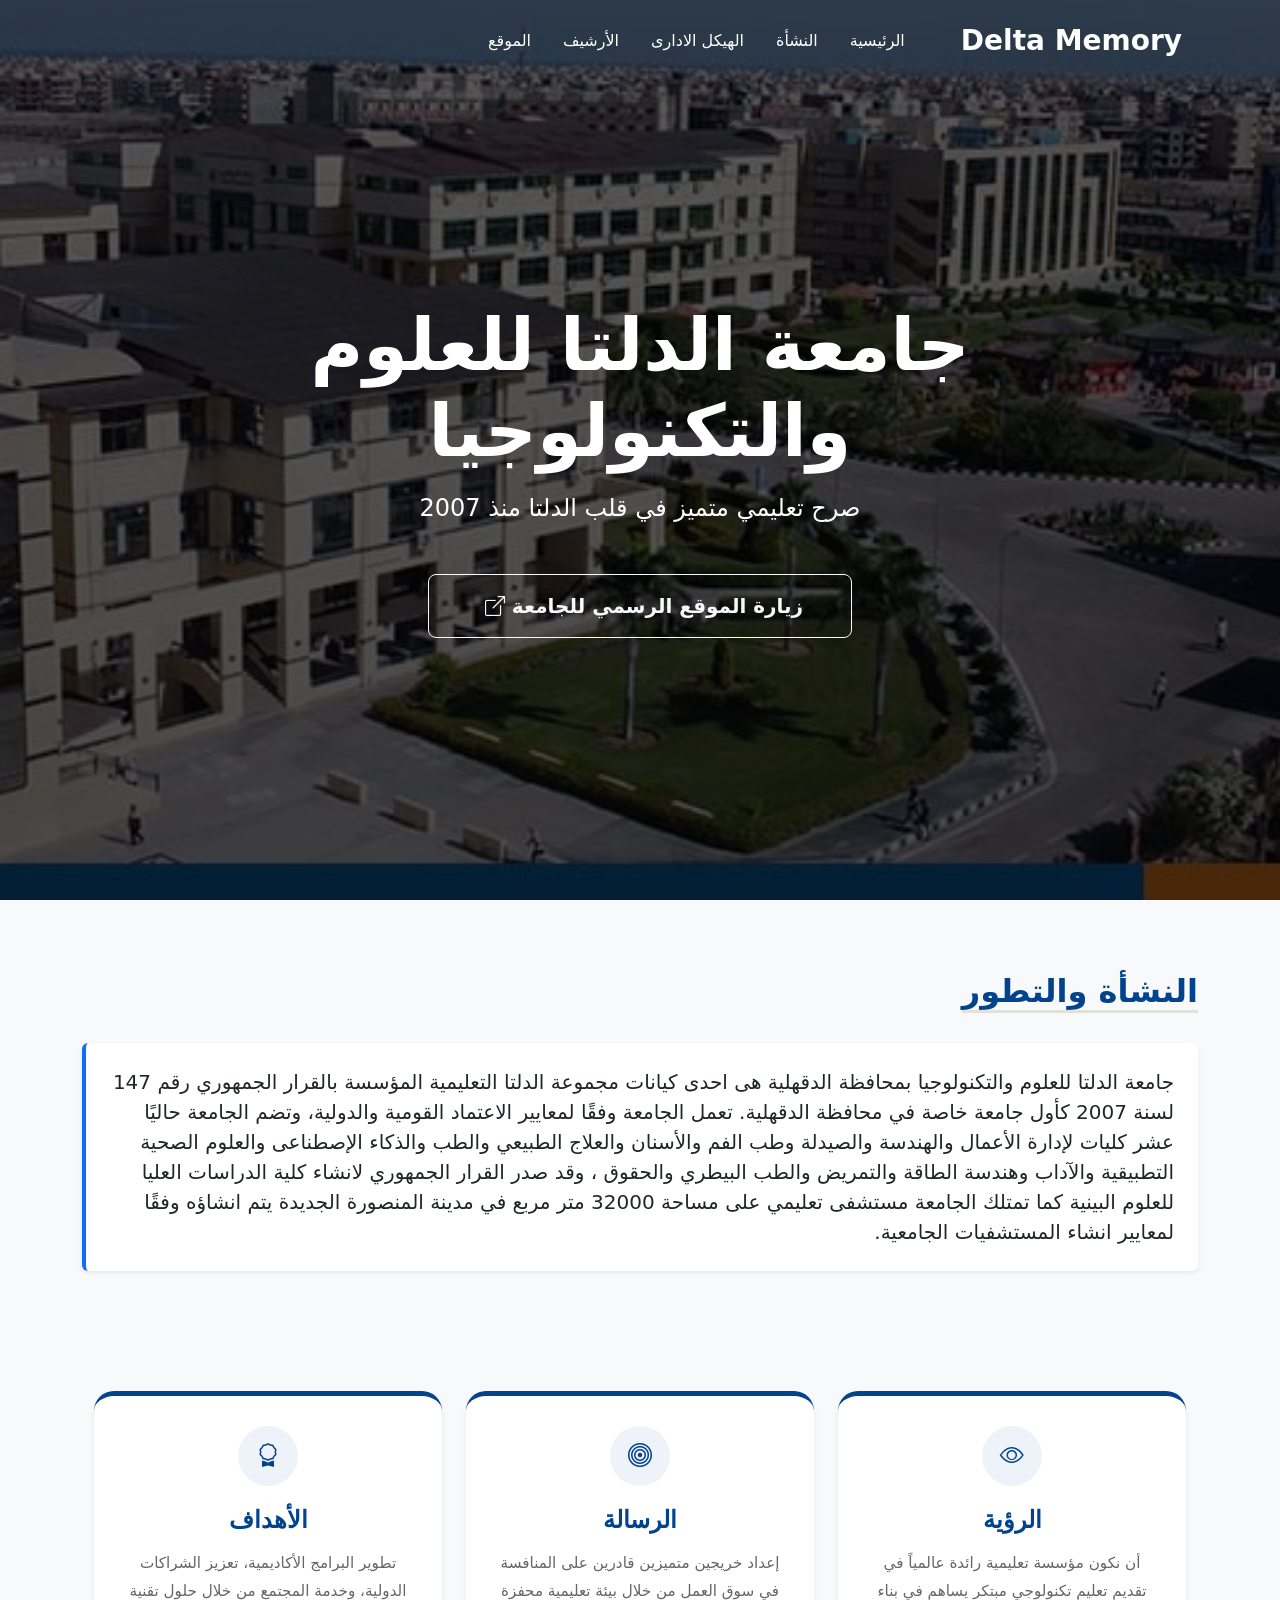
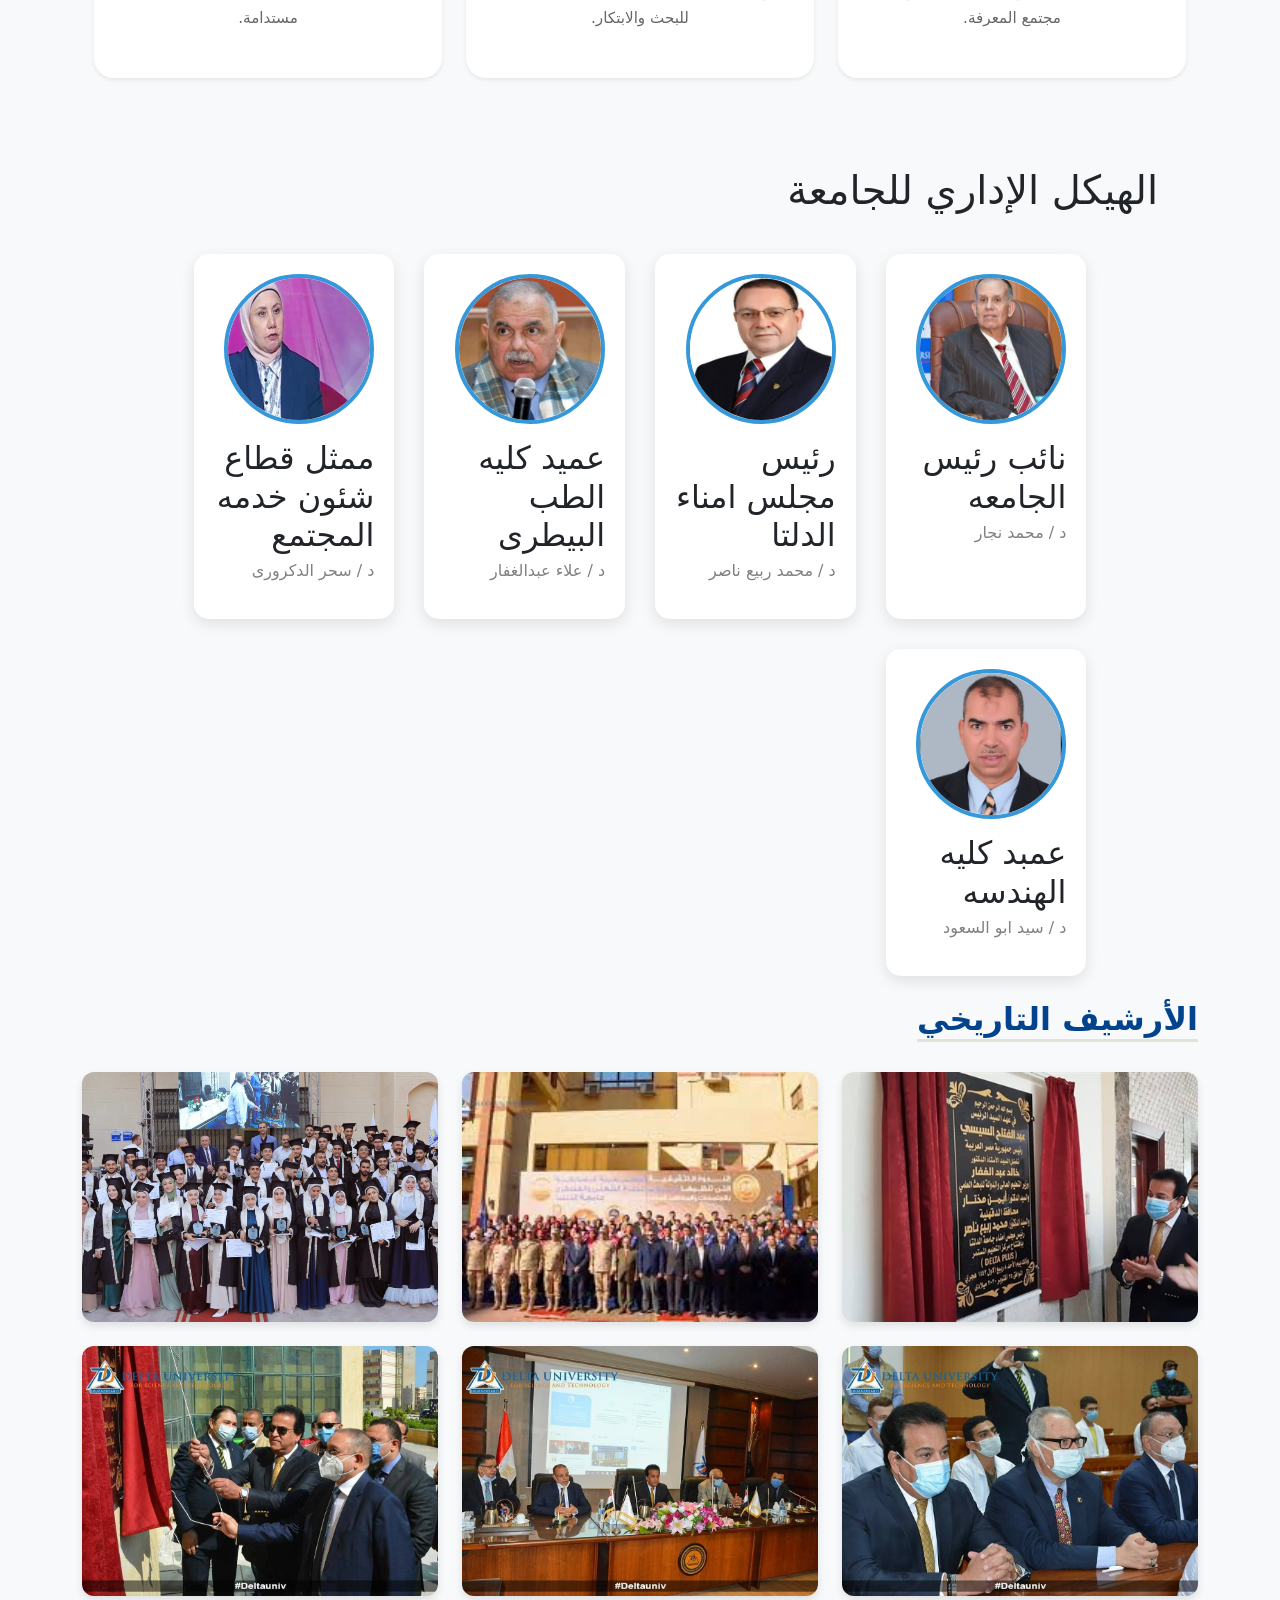
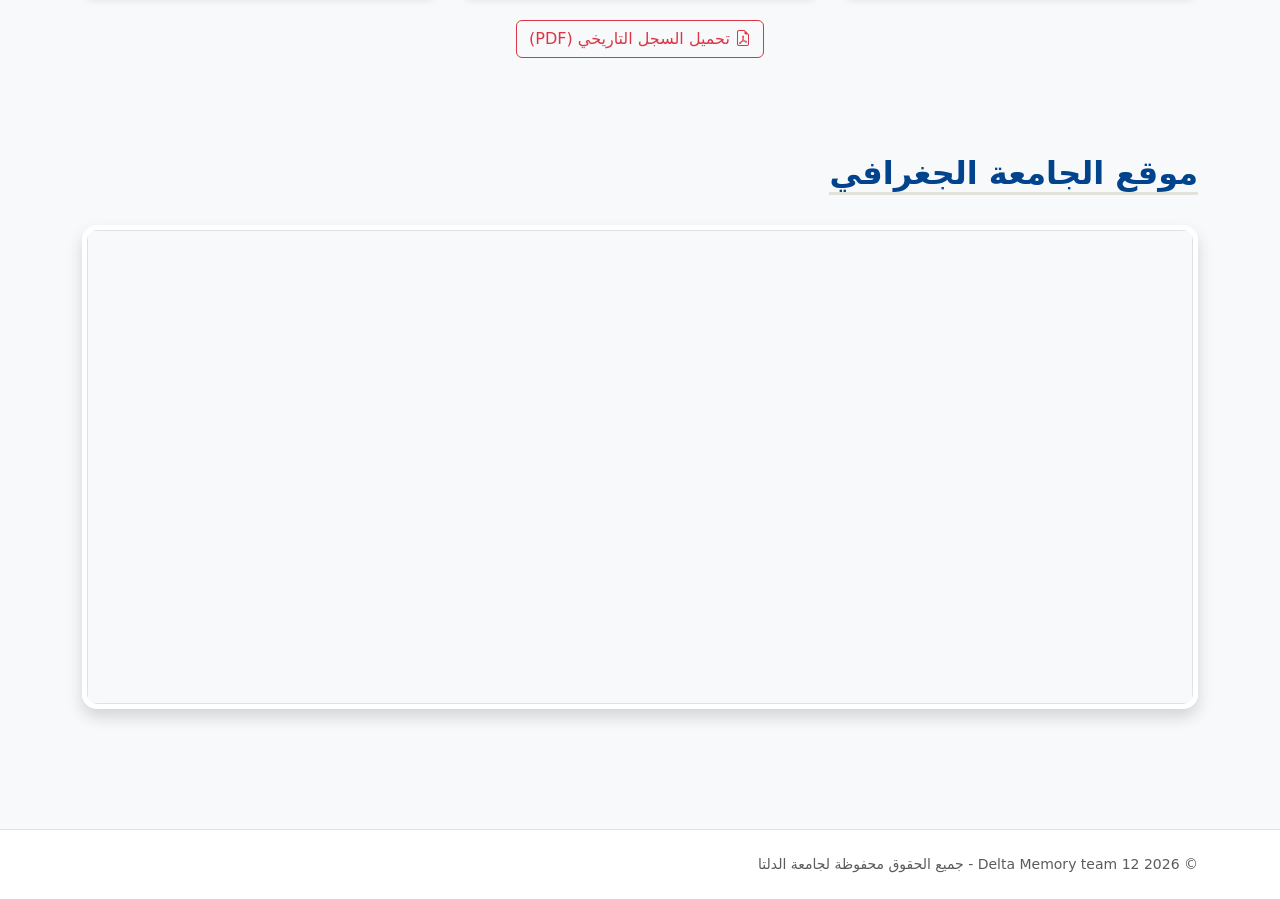
<file: delta-university.html>
<!DOCTYPE html>
<html lang="ar" dir="rtl">
<head>
    <meta charset="UTF-8">
    <meta name="viewport" content="width=device-width, initial-scale=1.0">
    <title>Delta Memory - جامعة الدلتا </title>
    <link href="https://cdn.jsdelivr.net/npm/bootstrap@5.3.0/dist/css/bootstrap.min.css" rel="stylesheet">
    <link rel="stylesheet" href="https://cdn.jsdelivr.net/npm/bootstrap-icons@1.11.3/font/bootstrap-icons.css">
    
    <style>
        :root { 
            --main-blue: #02438d; 
            --main-gold: #e2e1da; 
        }

        body {
            background-color: #f8f9fa;
        }

        #mainNav {
            background-color: transparent !important;
            transition: all 0.4s ease-in-out;
            padding: 15px 0;
        }

     
        #mainNav.navbar-scrolled {
            background-color: var(--main-blue) !important;
            box-shadow: 0 4px 12px rgba(0,0,0,0.2);
            padding: 8px 0;
        }

        /* --- سكشن الهيرو --- */
        .hero-section {
            background: linear-gradient(rgba(0,0,0,0.6), rgba(0,0,0,0.6)), url('imgs/imgs/bg.jpg');
            background-size: cover; 
            background-position: center;
            height: 100vh; /* واخد الشاشة كلها */
            display: flex; 
            align-items: center; 
            color: white;
        }

        /* --- العناوين --- */
        .section-title { 
            color: var(--main-blue); 
            border-bottom: 3px solid var(--main-gold); 
            display: inline-block; 
            margin-bottom: 30px; 
            font-weight: bold;
        }

        /* --- الجاليري --- */
        .gallery-img { 
            width: 100%; 
            height: 250px; 
            object-fit: cover; 
            border-radius: 12px; 
            cursor: pointer; 
            transition: transform 0.3s ease;
            box-shadow: 0 4px 8px rgba(0,0,0,0.1);
        }

        .gallery-img:hover { 
            transform: translateY(-10px); 
        }

        /* --- الخريطة --- */
        .map-wrapper {
            border-radius: 15px;
            overflow: hidden;
            box-shadow: 0 5px 15px rgba(0,0,0,0.1);
            border: 5px solid white;
        }
        .info-card {
    background: #fff;
    padding: 30px;
    border-radius: 20px;
    text-align: center;
    border-top: 5px solid #02438d; 
    transition: all 0.3s ease;
}

.info-card:hover {
    transform: translateY(-10px);
    box-shadow: 0 10px 20px rgba(0,0,0,0.1) !important;
}

.icon-box {
    width: 60px;
    height: 60px;
    background: #eef3f9;
    color: #02438d;
    border-radius: 50%;
    display: flex;
    align-items: center;
    justify-content: center;
    margin: 0 auto 20px;
    font-size: 24px;
}

.ue-blob-title {
    color: #02438d; 
    font-weight: 900;
    font-size: 1.5rem;
    margin-bottom: 15px;
    font-family: 'Rubik', sans-serif;
}

#VisionMission p {
    color: #666;
    line-height: 1.8;
    font-size: 0.95rem;
}




/*  */


h1{
margin:40px;}

.containers{
display:grid;
grid-template-columns:repeat(auto-fit , minmax(200px , 1fr));
gap:30px;
width:80%;
margin:auto;}

.cards{
background:white;
padding:20px;
border-radius:15px;
box-shadow:0 5px 15px rgba(0,0,0,0.1);
transition:0.4s;}

.cards:hover{
transform:translateY(-10px);
box-shadow:0 10px 25px rgba(0,0,0,0.2);}

.cards img{
width:150px;
height:150px;
border-radius:50%;
object-fit:cover;
border:4px solid #3498db;
transition:0.4s;}

.cards:hover img{
transform:scale(1.1);
border-color:#e74c3c;}

.cards h2{
margin:15px 0 5px;}

.cards p{
color:gray;}




/*  */






    </style>
</head>
<body>

    <nav class="navbar navbar-expand-lg fixed-top" id="mainNav">
        <div class="container">
            <a class="navbar-brand text-white fw-bold fs-3" href="index.html">Delta Memory</a>
            <button class="navbar-toggler text-white" type="button" data-bs-toggle="collapse" data-bs-target="#navbarNav">
                <span class="navbar-toggler-icon" style="filter: invert(1);"></span>
            </button>
            <div class="collapse navbar-collapse" id="navbarNav">
                <ul class="navbar-nav ms-auto">
                    <li class="nav-item"><a class="nav-link text-white px-3" href="index.html">الرئيسية</a></li>
                    <li class="nav-item"><a class="nav-link text-white px-3" href="#About">النشأة</a></li>
                                      <li class="nav-item"><a class="nav-link text-white px-3" href="#admin">الهيكل الادارى</a></li>

                    <li class="nav-item"><a class="nav-link text-white px-3" href="#Archive">الأرشيف</a></li>
                    <li class="nav-item"><a class="nav-link text-white px-3" href="#Map">الموقع</a></li>
                </ul>
            </div>
        </div>
    </nav>

    <header class="hero-section text-center" style="background-image: linear-gradient(rgba(0, 0, 0, 0.644), rgba(0, 0, 0, 0.703)), url('imgs/imgs/deelta.jpeg');">
        <div class="container">
            <h1 class="display-2 fw-bold mb-3">جامعة الدلتا للعلوم والتكنولوجيا </h1>
            <p class="fs-4 mb-5">صرح تعليمي متميز في قلب الدلتا منذ 2007</p>
            <a href="https://deltauniv.edu.eg" target="_blank" class="btn btn-outline-light btn-lg px-5 py-3 fw-bold">
                زيارة الموقع الرسمي للجامعة <i class="bi bi-box-arrow-up-right ms-2"></i>
            </a>
        </div>
    </header>

    <main class="container py-5">
        
        <section id="About" class="mb-5 py-4">
            <h2 class="section-title">النشأة والتطور</h2>
            <div class="card border-0 shadow-sm p-4 bg-white border-start border-4 border-primary">
                <p class="fs-5 mb-0">
         جامعة الدلتا للعلوم والتكنولوجيا بمحافظة الدقهلية هى احدى كيانات مجموعة الدلتا التعليمية المؤسسة بالقرار الجمهوري رقم 147 لسنة 2007 كأول جامعة خاصة في محافظة الدقهلية.

تعمل الجامعة وفقًا لمعايير الاعتماد القومية والدولية، وتضم الجامعة حاليًا عشر كليات لإدارة الأعمال والهندسة والصيدلة وطب الفم والأسنان والعلاج الطبيعي والطب والذكاء الإصطناعى والعلوم الصحية التطبيقية والآداب وهندسة الطاقة والتمريض والطب البيطري والحقوق ، وقد صدر القرار الجمهوري لانشاء كلية الدراسات العليا للعلوم البينية كما تمتلك الجامعة مستشفى تعليمي على مساحة 32000 متر مربع في مدينة المنصورة الجديدة يتم انشاؤه وفقًا لمعايير انشاء المستشفيات الجامعية.
                </p>
            </div>
        </section>

        <section id="VisionMission" class="py-5">
    <div class="container">
        <div class="row g-4">
            <div class="col-md-4">
                <div class="info-card h-100 shadow-sm">
                    <div class="icon-box"><i class="bi bi-eye"></i></div>
                    <h3 class="ue-blob-title">الرؤية</h3>
                    <p>أن نكون مؤسسة تعليمية رائدة عالمياً في تقديم تعليم تكنولوجي مبتكر يساهم في بناء مجتمع المعرفة.</p>
                </div>
            </div>

            <div class="col-md-4">
                <div class="info-card h-100 shadow-sm">
                    <div class="icon-box"><i class="bi bi-bullseye"></i></div>
                    <h3 class="ue-blob-title">الرسالة</h3>
                    <p>إعداد خريجين متميزين قادرين على المنافسة في سوق العمل من خلال بيئة تعليمية محفزة للبحث والابتكار.</p>
                </div>
            </div>

            <div class="col-md-4">
                <div class="info-card h-100 shadow-sm">
                    <div class="icon-box"><i class="bi bi-award"></i></div>
                    <h3 class="ue-blob-title">الأهداف</h3>
                    <p>تطوير البرامج الأكاديمية، تعزيز الشراكات الدولية، وخدمة المجتمع من خلال حلول تقنية مستدامة.</p>
                </div>
            </div>
        </div>
    </div>
</section>






<!-- الهيكل الادارى -->


<section id="admin">
<h1>الهيكل الإداري للجامعة</h1>

<div class="containers">

<div class="cards">
<img src="imgs/imgs/ts.jpg">
<h2> نائب رئيس الجامعه</h2>
<p>د / محمد نجار</p>
</div>

<div class="cards">
<img src="imgs/imgs/ty.jpg">
<h2> رئيس مجلس امناء الدلتا</h2>
<p>د / محمد ربيع ناصر </p>
</div>

<div class="cards">
<img src="imgs/imgs/zz.jpg">
<h2> عميد كليه الطب البيطرى </h2>
<p>د / علاء عبدالغفار </p>
</div>

<div class="cards">
<img src="imgs/imgs/ww.jpg">
<h2> ممثل قطاع شئون خدمه المجتمع</h2>
<p>د / سحر  الدكرورى</p>
</div>

<div class="cards">
<img src="imgs/imgs/sss.jpg">
<h2>عمبد كليه الهندسه </h2>
<p>د /  سيد ابو السعود</p>
</div>

</div>

</section>

<!--  -->



        <section id="Archive" class="mb-5 py-4">
            <h2 class="section-title"> الأرشيف التاريخي </h2>
            <div class="row g-4">
                <div class="col-md-4"><img src="imgs/imgs/348.jpg" class="gallery-img" alt="مرحلة التأسيس"></div>
                <div class="col-md-4"><img src="imgs/imgs/dofa2.jpg" class="gallery-img" alt="أول دفعة"></div>
                <div class="col-md-4"><img src="imgs/imgs/tass3.jpeg" class="gallery-img" alt="زيارة تاريخية"></div>
                <div class="col-md-4"><img src="imgs/imgs/delta 4.jpeg" class="gallery-img" alt="مرحلة التأسيس"></div>
                <div class="col-md-4"><img src="imgs/imgs/delta 5.jpeg" class="gallery-img" alt="أول دفعة"></div>
                <div class="col-md-4"><img src="imgs/imgs/delta 6.jpeg" class="gallery-img" alt="زيارة تاريخية"></div>
            </div>
            <div class="mt-4 text-center">
                                    <a href="files/history-delta.pdf" class="btn btn-outline-danger" download>
                    <i class="bi bi-file-earmark-pdf"></i> تحميل السجل التاريخي (PDF)
                </a>
            </div>
        </section>

        <section id="Map" class="mb-5 py-4">
            <h2 class="section-title">موقع الجامعة الجغرافي</h2>
            <div class="map-wrapper shadow">
                <div class="ratio ratio-21x9">
              <div class="ratio ratio-21x9 shadow-sm border rounded overflow-hidden">
    <iframe 
        src="https://www.google.com/maps/embed?pb=!1m18!1m12!1m3!1d3402.551327170564!2d31.491289975306616!3d31.44099697424996!2m3!1f0!2f0!3f0!3m2!1i1024!2i768!4f13.1!3m3!1m2!1s0x14f75d62d99fafa3%3A0x98426c84da45af22!2z2KzYp9mF2LnYqSDYp9mE2K_ZhNiq2Kcg2YTZhNi32YTZiNmFINmI2KfZhNiq2YPZhtmI2YTZiNis2YrYpw!5e0!3m2!1sar!2seg!4v1700000000000" 
        style="border:0;" 
        allowfullscreen="" 
        loading="lazy">
    </iframe>
</div>
                </div>
            </div>
        </section>

    </main>

  <footer class="py-4 border-top bg-white">
        <div class="container d-flex justify-content-between align-items-center flex-column flex-md-row">
            <p class="mb-0 text-muted small">&copy; 2026 Delta Memory team 12 -  جميع الحقوق محفوظة لجامعة الدلتا </p>
        </div>
    </footer>


    <script src="https://cdn.jsdelivr.net/npm/bootstrap@5.3.0/dist/js/bootstrap.bundle.min.js"></script>

    <script>
        window.addEventListener('scroll', function() {
            const nav = document.getElementById('mainNav');
            if (window.scrollY > 100) {
                nav.classList.add('navbar-scrolled');
            } else {
                nav.classList.remove('navbar-scrolled');
            }
        });
    </script>







</body>
</html>
</file>
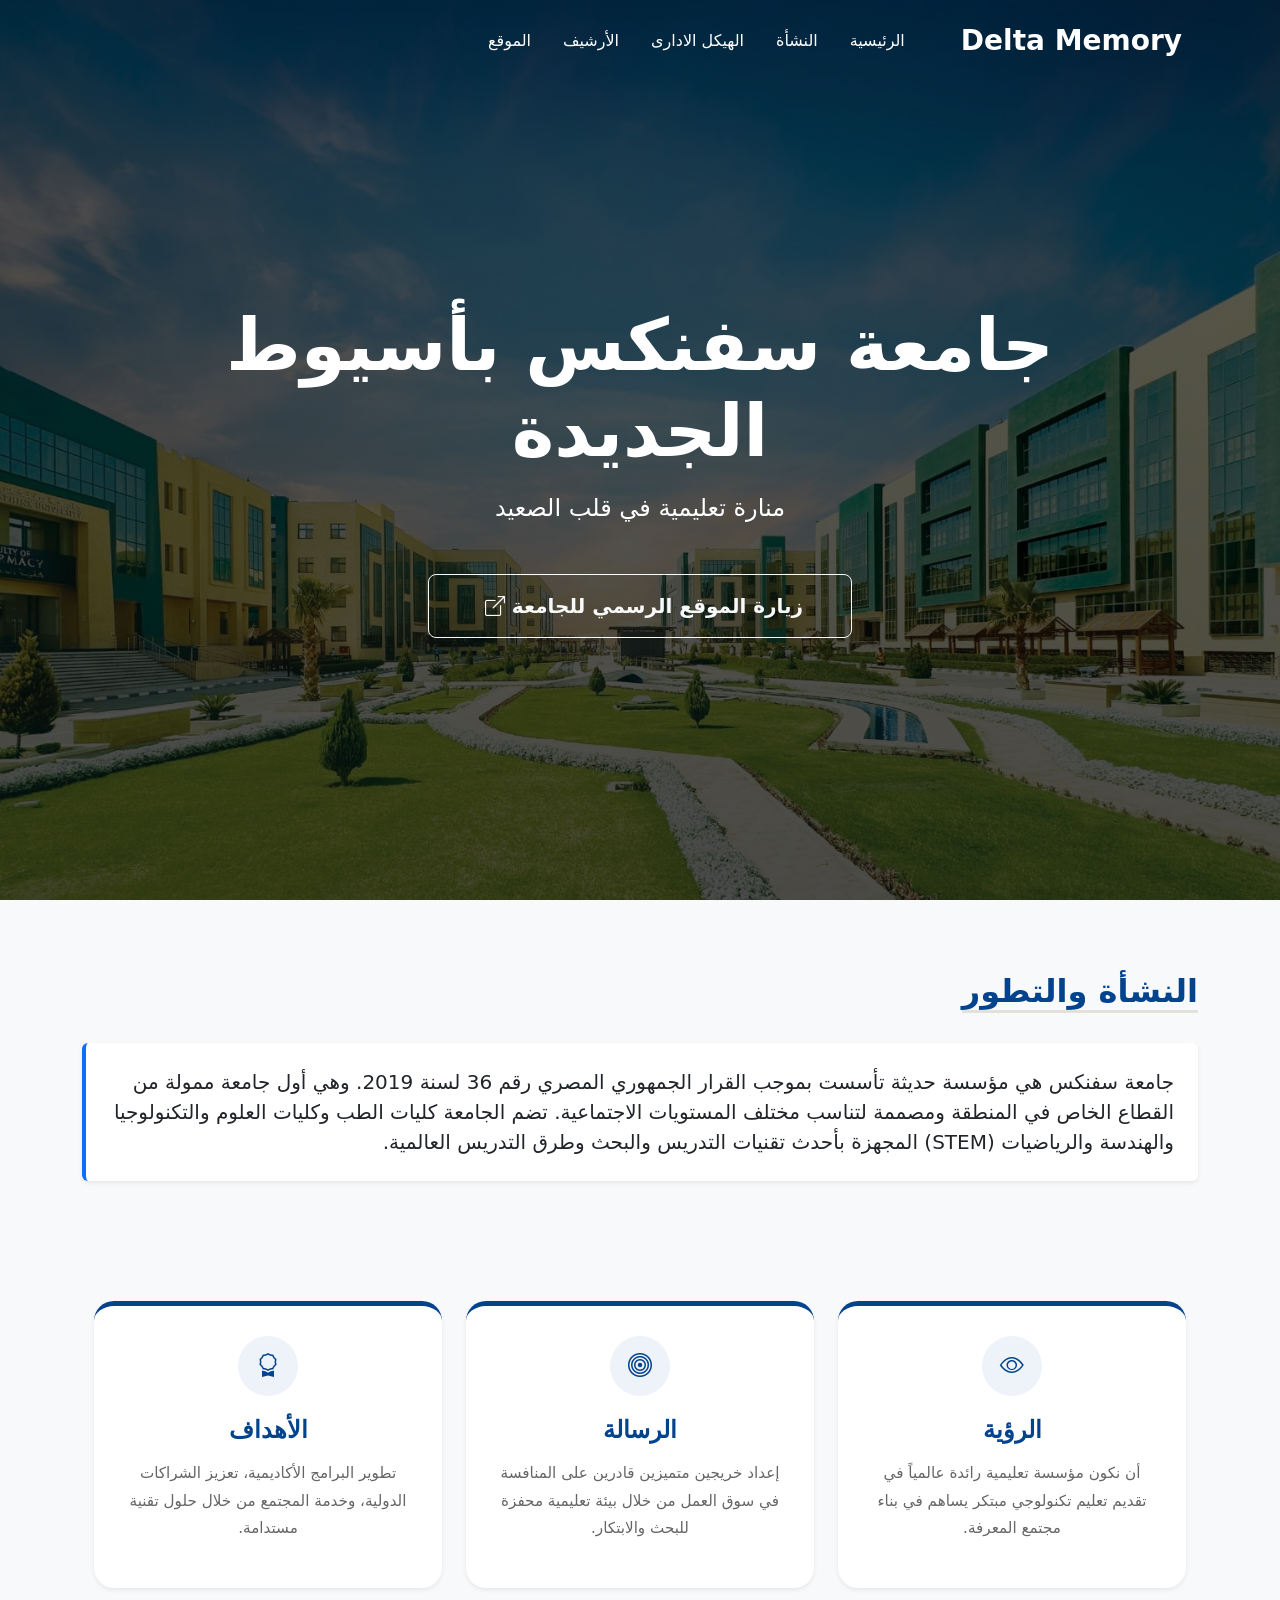
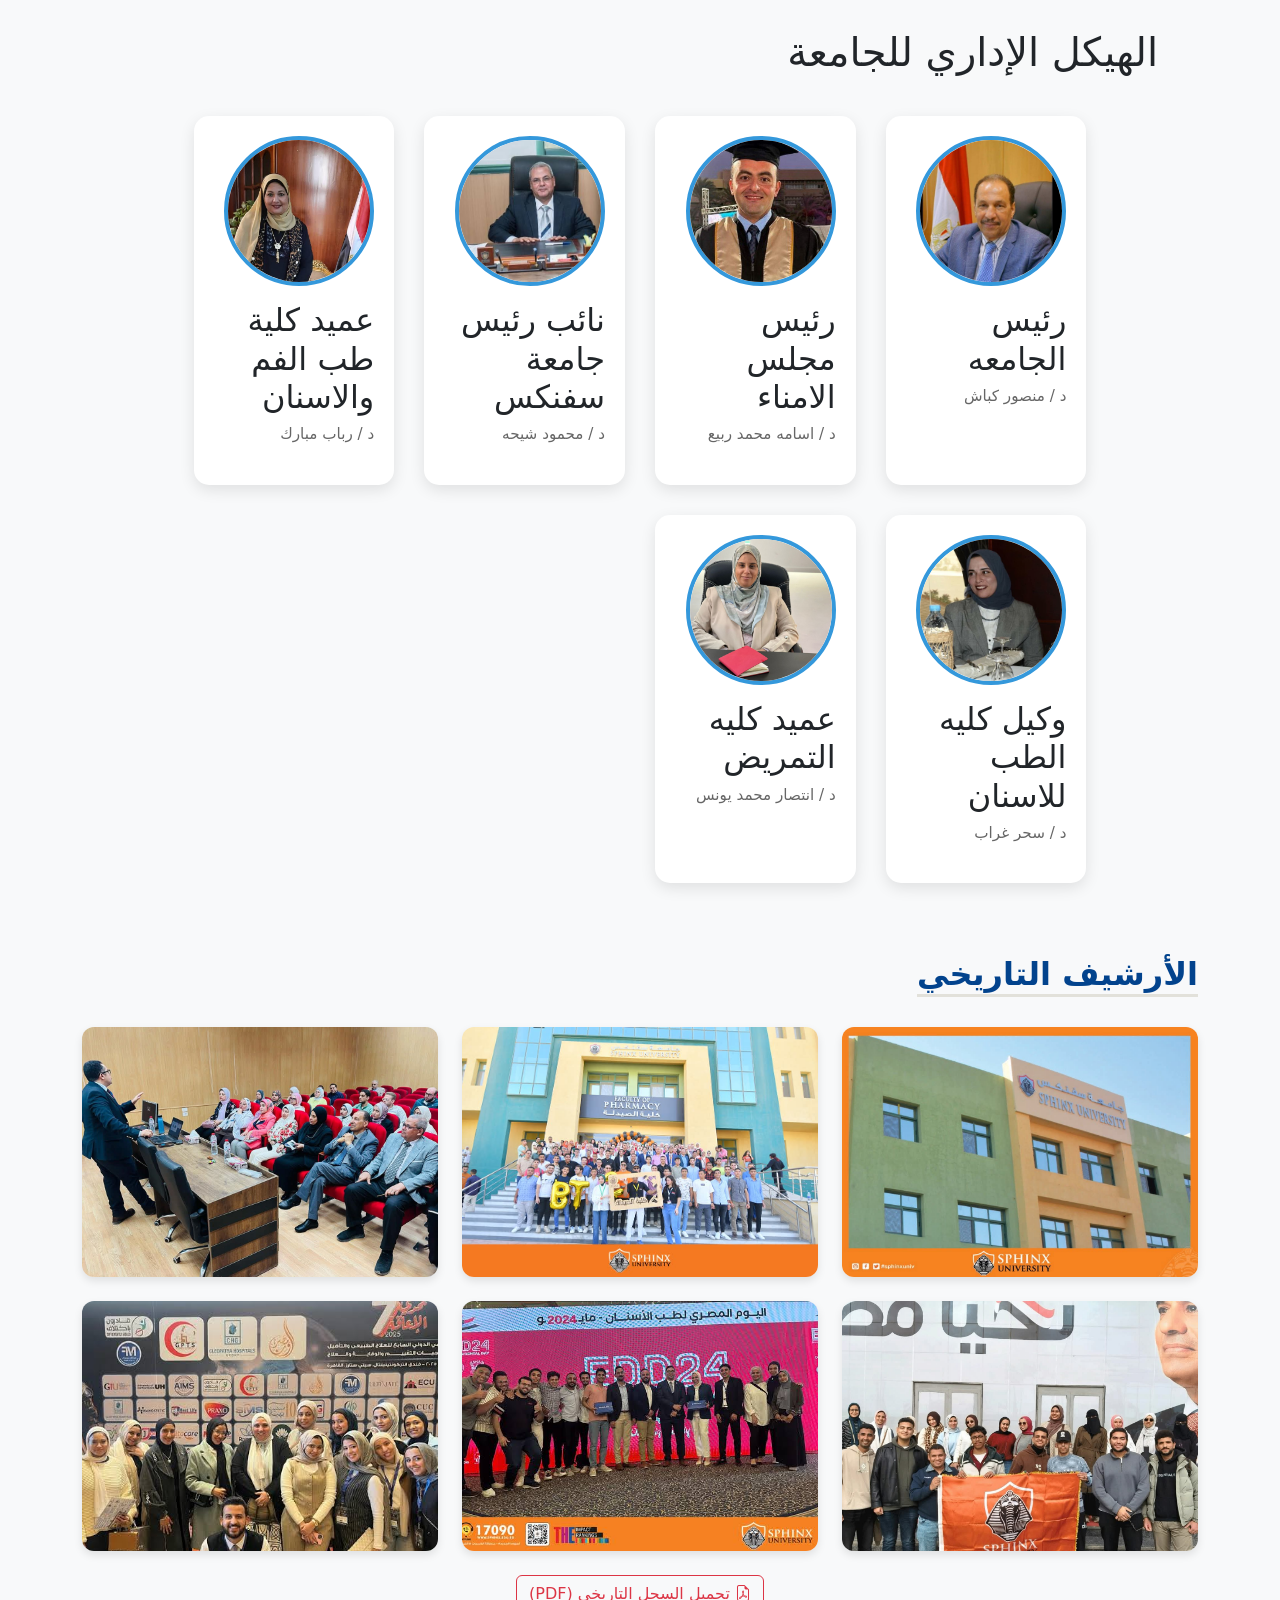
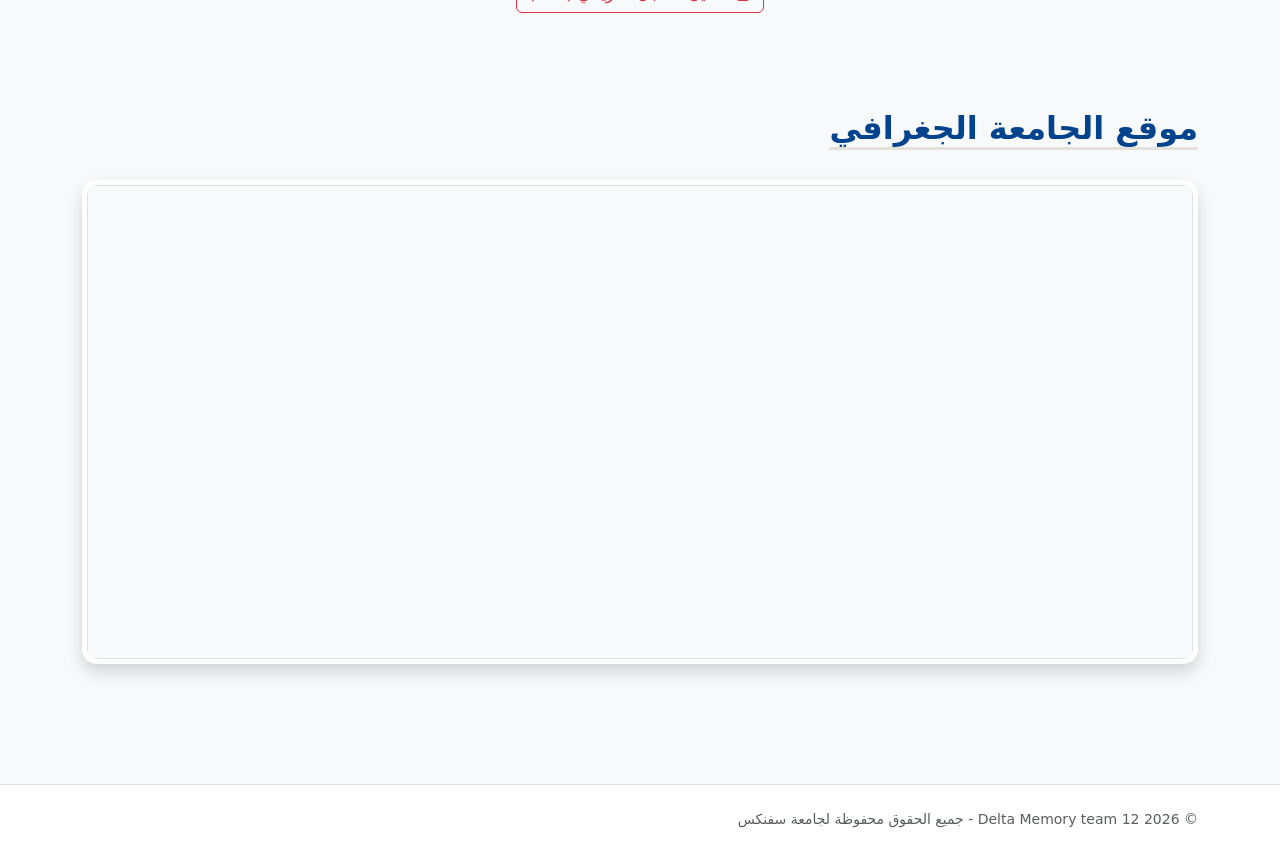
<file: sphinx-university.html>
<!DOCTYPE html>
<html lang="ar" dir="rtl">
<head>
    <meta charset="UTF-8">
    <meta name="viewport" content="width=device-width, initial-scale=1.0">
    <title>Delta Memory - جامعة سفنكس</title>
    <link href="https://cdn.jsdelivr.net/npm/bootstrap@5.3.0/dist/css/bootstrap.min.css" rel="stylesheet">
    <link rel="stylesheet" href="https://cdn.jsdelivr.net/npm/bootstrap-icons@1.11.3/font/bootstrap-icons.css">
    
    
    <style>
        :root { 
            --main-blue: #02438d; 
            --main-gold: #e2e1da; 
        }

        body {
            background-color: #f8f9fa;
        }

        #mainNav {
            background-color: transparent !important;
            transition: all 0.4s ease-in-out;
            padding: 15px 0;
        }

     
        #mainNav.navbar-scrolled {
            background-color: var(--main-blue) !important;
            box-shadow: 0 4px 12px rgba(0,0,0,0.2);
            padding: 8px 0;
        }

        /* --- سكشن الهيرو --- */
        .hero-section {
            background: linear-gradient(rgba(0,0,0,0.6), rgba(0,0,0,0.6)), url('imgs/imgs/bg.jpg');
            background-size: cover; 
            background-position: center;
            height: 100vh; /* واخد الشاشة كلها */
            display: flex; 
            align-items: center; 
            color: white;
        }

        /* --- العناوين --- */
        .section-title { 
            color: var(--main-blue); 
            border-bottom: 3px solid var(--main-gold); 
            display: inline-block; 
            margin-bottom: 30px; 
            font-weight: bold;
        }

        /* --- الجاليري --- */
        .gallery-img { 
            width: 100%; 
            height: 250px; 
            object-fit: cover; 
            border-radius: 12px; 
            cursor: pointer; 
            transition: transform 0.3s ease;
            box-shadow: 0 4px 8px rgba(0,0,0,0.1);
        }

        .gallery-img:hover { 
            transform: translateY(-10px); 
        }

        /* --- الخريطة --- */
        .map-wrapper {
            border-radius: 15px;
            overflow: hidden;
            box-shadow: 0 5px 15px rgba(0,0,0,0.1);
            border: 5px solid white;
        }
        /* تنسيق سكشن الرؤية والرسالة */
.info-card {
    background: #fff;
    padding: 30px;
    border-radius: 20px;
    text-align: center;
    border-top: 5px solid #02438d; 
    transition: all 0.3s ease;
}

.info-card:hover {
    transform: translateY(-10px);
    box-shadow: 0 10px 20px rgba(0,0,0,0.1) !important;
}

.icon-box {
    width: 60px;
    height: 60px;
    background: #eef3f9;
    color: #02438d;
    border-radius: 50%;
    display: flex;
    align-items: center;
    justify-content: center;
    margin: 0 auto 20px;
    font-size: 24px;
}

.ue-blob-title {
    color: #02438d; 
    font-weight: 900;
    font-size: 1.5rem;
    margin-bottom: 15px;
    font-family: 'Rubik', sans-serif;
}

#VisionMission p {
    color: #666;
    line-height: 1.8;
    font-size: 0.95rem;
}





/*  */


h1{
margin:40px;
}

.containers{

display:grid;
grid-template-columns:repeat(auto-fit , minmax(200px , 1fr));
gap:30px;
width:80%;
margin:auto;

}

.cards{

background:white;
padding:20px;
border-radius:15px;
box-shadow:0 5px 15px rgba(0,0,0,0.1);
transition:0.4s;

}

.cards:hover{

transform:translateY(-10px);
box-shadow:0 10px 25px rgba(0,0,0,0.2);

}

.cards img{

width:150px;
height:150px;
border-radius:50%;
object-fit:cover;
border:4px solid #3498db;
transition:0.4s;

}

.cards:hover img{

transform:scale(1.1);
border-color:#e74c3c;

}

.cards h2{

margin:15px 0 5px;

}

.cards p{

color:gray;

}




/*  */









    </style>
</head>
<body>

    <nav class="navbar navbar-expand-lg fixed-top" id="mainNav">
        <div class="container">
            <a class="navbar-brand text-white fw-bold fs-3" href="index.html">Delta Memory</a>
            <button class="navbar-toggler text-white" type="button" data-bs-toggle="collapse" data-bs-target="#navbarNav">
                <span class="navbar-toggler-icon" style="filter: invert(1);"></span>
            </button>
            <div class="collapse navbar-collapse" id="navbarNav">
                <ul class="navbar-nav ms-auto">
                    <li class="nav-item"><a class="nav-link text-white px-3" href="index.html">الرئيسية</a></li>
                    <li class="nav-item"><a class="nav-link text-white px-3" href="#About">النشأة</a></li>
                    <li class="nav-item"><a class="nav-link text-white px-3" href="#admin">الهيكل الادارى</a></li>
                    <li class="nav-item"><a class="nav-link text-white px-3" href="#Archive">الأرشيف</a></li>
                    <li class="nav-item"><a class="nav-link text-white px-3" href="#Map">الموقع</a></li>
                </ul>
            </div>
        </div>
    </nav>

    <header class="hero-section text-center" style="background-image: linear-gradient(rgba(0, 0, 0, 0.644), rgba(0, 0, 0, 0.703)), url('imgs/imgs/sfnks.jpeg');">
        <div class="container">
            <h1 class="display-2 fw-bold mb-3">جامعة سفنكس بأسيوط الجديدة </h1>
            <p class="fs-4 mb-5">منارة تعليمية في قلب الصعيد </p>
            <a href="https://sphinx.edu.eg" target="_blank" class="btn btn-outline-light btn-lg px-5 py-3 fw-bold">
                زيارة الموقع الرسمي للجامعة <i class="bi bi-box-arrow-up-right ms-2"></i>
            </a>
        </div>
    </header>

    <main class="container py-5">
        
        <section id="About" class="mb-5 py-4">
            <h2 class="section-title">النشأة والتطور</h2>
            <div class="card border-0 shadow-sm p-4 bg-white border-start border-4 border-primary">
                <p class="fs-5 mb-0">
جامعة سفنكس هي مؤسسة حديثة تأسست بموجب القرار الجمهوري المصري رقم 36 لسنة 2019. وهي أول جامعة ممولة من القطاع الخاص في المنطقة ومصممة لتناسب مختلف المستويات الاجتماعية.
تضم الجامعة كليات الطب وكليات العلوم والتكنولوجيا والهندسة والرياضيات (STEM) المجهزة بأحدث تقنيات التدريس والبحث وطرق التدريس العالمية.                </p>
            </div>
        </section>
        <section id="VisionMission" class="py-5">
    <div class="container">
        <div class="row g-4">
            <div class="col-md-4">
                <div class="info-card h-100 shadow-sm">
                    <div class="icon-box"><i class="bi bi-eye"></i></div>
                    <h3 class="ue-blob-title">الرؤية</h3>
                    <p>أن نكون مؤسسة تعليمية رائدة عالمياً في تقديم تعليم تكنولوجي مبتكر يساهم في بناء مجتمع المعرفة.</p>
                </div>
            </div>

            <div class="col-md-4">
                <div class="info-card h-100 shadow-sm">
                    <div class="icon-box"><i class="bi bi-bullseye"></i></div>
                    <h3 class="ue-blob-title">الرسالة</h3>
                    <p>إعداد خريجين متميزين قادرين على المنافسة في سوق العمل من خلال بيئة تعليمية محفزة للبحث والابتكار.</p>
                </div>
            </div>

            <div class="col-md-4">
                <div class="info-card h-100 shadow-sm">
                    <div class="icon-box"><i class="bi bi-award"></i></div>
                    <h3 class="ue-blob-title">الأهداف</h3>
                    <p>تطوير البرامج الأكاديمية، تعزيز الشراكات الدولية، وخدمة المجتمع من خلال حلول تقنية مستدامة.</p>
                </div>
            </div>
        </div>
    </div>




<!-- الهيكل الادارى -->


<section id="admin">
<h1>الهيكل الإداري للجامعة</h1>

<div class="containers">

<div class="cards">
<img src="imgs/imgs/mansour.jpg">
<h2>  رئيس الجامعه</h2>
<p>د / منصور كباش </p>
</div>

<div class="cards">
<img src="imgs/imgs/osamaa.jpg">
<h2>  رئيس مجلس الامناء</h2>
<p>د / اسامه محمد ربيع    </p>
</div>

<div class="cards">
<img src="imgs/imgs/mahmoud.jpg">
<h2>    نائب رئيس جامعة سفنكس </h2>
<p>د /  محمود شيحه </p>
</div>

<div class="cards">
<img src="imgs/imgs/rabab.jpg">
<h2> عميد كلية طب الفم والاسنان</h2>
<p>د / رباب  مبارك</p>
</div>

<div class="cards">
<img src="imgs/imgs/sahar.jpg">
<h2>وكيل كليه الطب للاسنان</h2>
<p>د /   سحر غراب </p>
</div>


<div class="cards">
<img src="imgs/imgs/entsar.jpg">
<h2>عميد كليه التمريض</h2>
<p>د / انتصار محمد يونس   </p>
</div>
</div>

</section>
<!--  -->






</section>
        <section id="Archive" class="mb-5 py-4">
            <h2 class="section-title"> الأرشيف التاريخي </h2>
            <div class="row g-4">
                <div class="col-md-4"><img src="imgs/imgs/sphinx 1.jpeg" class="gallery-img" alt="مرحلة التأسيس"></div>
                <div class="col-md-4"><img src="imgs/imgs/sphinx 2.jpeg" class="gallery-img" alt="أول دفعة"></div>
                <div class="col-md-4"><img src="imgs/imgs/sphnix 3.jpeg" class="gallery-img" alt="زيارة تاريخية"></div>
             <div class="col-md-4"><img src="imgs/imgs/sphinx4.jpeg" class="gallery-img" alt="زيارة تاريخية"></div>
             <div class="col-md-4"><img src="imgs/imgs/sphinx 5.jpeg" class="gallery-img" alt="زيارة تاريخية"></div>
             <div class="col-md-4"><img src="imgs/imgs/sphinx6.jpeg" class="gallery-img" alt="زيارة تاريخية"></div>
            </div>
            </div>
            <div class="mt-4 text-center">
                                    <a href="files/history-Sphinx .pdf" class="btn btn-outline-danger" download>
                    <i class="bi bi-file-earmark-pdf"></i> تحميل السجل التاريخي (PDF)
                </a>
            </div>
        </section>

        <section id="Map" class="mb-5 py-4">
            <h2 class="section-title">موقع الجامعة الجغرافي</h2>
            <div class="map-wrapper shadow">
                <div class="ratio ratio-21x9">
              <div class="ratio ratio-21x9 shadow-sm border rounded overflow-hidden">
<iframe 
            src="https://www.google.com/maps/embed?pb=!1m18!1m12!1m3!1d3550.04603681403!2d31.266196475253896!3d27.2694369764375!2m3!1f0!2f0!3f0!3m2!1i1024!2i768!4f13.1!3m3!1m2!1s0x14496dd17435a691%3A0x50e4704a237ceb2a!2z2KzYp9mF2LnYqSDRgdmB2YbZg9iz!5e0!3m2!1sar!2seg!4v1700000000000!5m2!1sar!2seg" 
            style="border:0;" 
            allowfullscreen="" 
            loading="lazy" 
            referrerpolicy="no-referrer-when-downgrade">
        </iframe>
</div>
                </div>
            </div>
        </section>

    </main>

  <footer class="py-4 border-top bg-white">
        <div class="container d-flex justify-content-between align-items-center flex-column flex-md-row">
            <p class="mb-0 text-muted small">&copy; 2026 Delta Memory team 12 -  جميع الحقوق محفوظة لجامعة سفنكس </p>
        </div>
    </footer>


    <script src="https://cdn.jsdelivr.net/npm/bootstrap@5.3.0/dist/js/bootstrap.bundle.min.js"></script>

    <script>
        window.addEventListener('scroll', function() {
            const nav = document.getElementById('mainNav');
            if (window.scrollY > 100) {
                nav.classList.add('navbar-scrolled');
            } else {
                nav.classList.remove('navbar-scrolled');
            }
        });
    </script>

</body>
</html>
</file>
